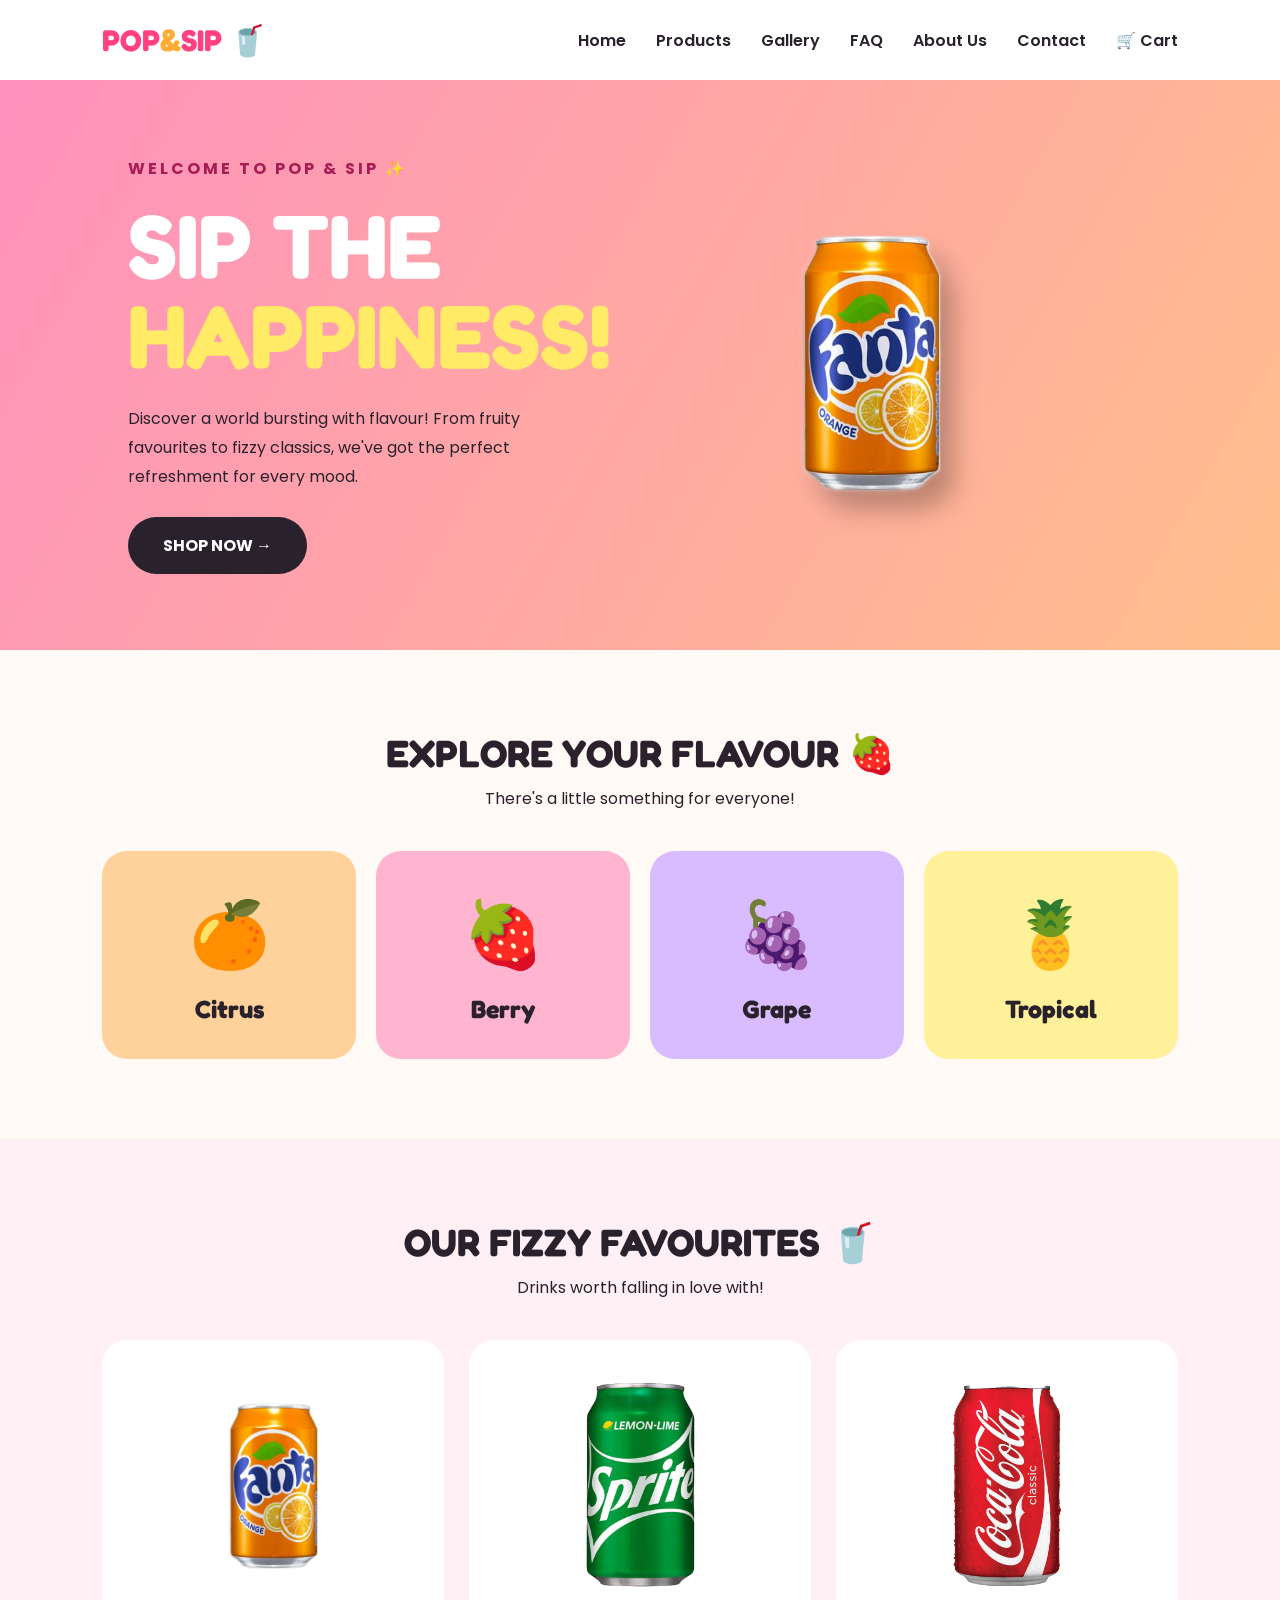
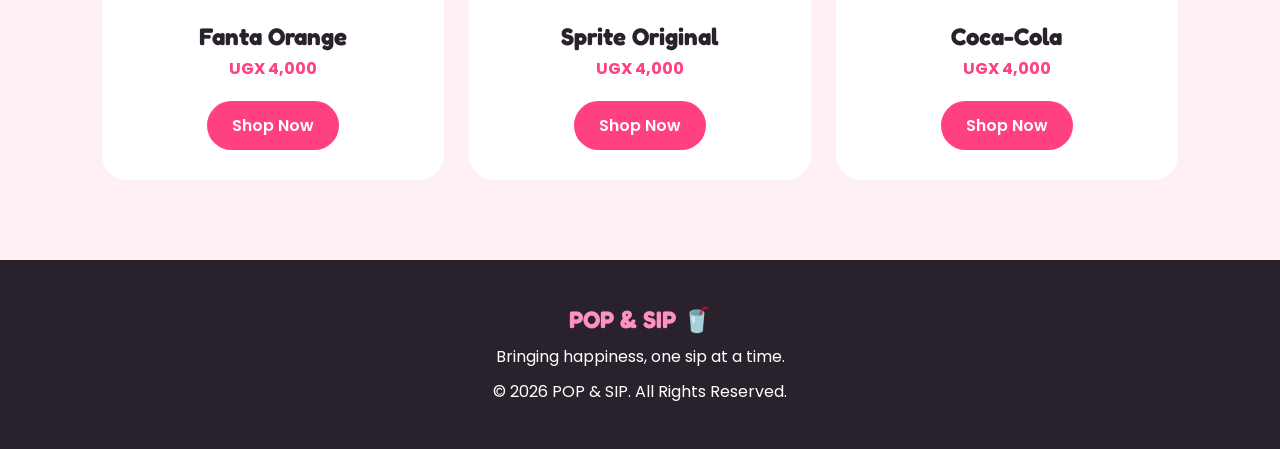
<file: index.html>
<!doctype html>
<html lang="en">
  <head>
    <meta charset="UTF-8" />
    <meta name="viewport" content="width=device-width, initial-scale=1.0" />

    <title>POP & SIP | Taste the Happiness</title>

    <link rel="stylesheet" href="style.css" />
  </head>

  <body>
    <!-- NAVIGATION BAR -->
    <header>
      <nav class="navbar">
        <a href="index.html" class="logo"> POP<span>&</span>SIP 🥤 </a>

       <ul class="nav-links">
  <li><a href="index.html">Home</a></li>
  <li><a href="products.html">Products</a></li>
  <li><a href="gallery.html">Gallery</a></li>
  <li><a href="faq.html">FAQ</a></li>
  <li><a href="about.html">About Us</a></li>
  <li><a href="contact.html">Contact</a></li>
  <li><a href="cart.html">🛒 Cart</a></li>
</ul>
      </nav>
    </header>

    <!-- HERO SECTION -->
    <section class="hero">
      <div class="hero-content">
        <p class="small-title">WELCOME TO POP & SIP ✨</p>

        <h1>
          SIP THE<br />
          <span>HAPPINESS!</span>
        </h1>

        <p class="hero-description">
          Discover a world bursting with flavour! From fruity favourites to
          fizzy classics, we've got the perfect refreshment for every mood.
        </p>

        <a href="products.html" class="shop-btn"> SHOP NOW → </a>
      </div>

      <div class="hero-image">
        <div class="drink-circle">
          <img src="images/fanta.png" alt="Refreshing Fanta drink" />
        </div>
      </div>
    </section>

    <!-- FLAVOUR SECTION -->
    <section class="flavours">
      <h2>EXPLORE YOUR FLAVOUR 🍓</h2>

      <p>There's a little something for everyone!</p>

      <div class="flavour-container">
        <a href="products.html" class="flavour-card orange">
          <span>🍊</span>
          <h3>Citrus</h3>
        </a>

        <a href="products.html" class="flavour-card pink">
          <span>🍓</span>
          <h3>Berry</h3>
        </a>

        <a href="products.html" class="flavour-card purple">
          <span>🍇</span>
          <h3>Grape</h3>
        </a>

        <a href="products.html" class="flavour-card yellow">
          <span>🍍</span>
          <h3>Tropical</h3>
        </a>
      </div>
    </section>

    <!-- FEATURED PRODUCTS -->
    <section class="featured">
      <h2>OUR FIZZY FAVOURITES 🥤</h2>

      <p>Drinks worth falling in love with!</p>

      <div class="product-container">
        <div class="product-card">
          <img src="images/fanta.png" alt="Fanta Orange" />
          <h3>Fanta Orange</h3>
          <p>UGX 4,000</p>
          <a href="products.html" class="product-btn">Shop Now</a>
        </div>

        <div class="product-card">
          <img src="images/sprite.png" alt="Sprite" />
          <h3>Sprite Original</h3>
          <p>UGX 4,000</p>
          <a href="products.html" class="product-btn">Shop Now</a>
        </div>

        <div class="product-card">
          <img src="images/coca-cola.png" alt="Coca-Cola" />
          <h3>Coca-Cola</h3>
          <p>UGX 4,000</p>
          <a href="products.html" class="product-btn">Shop Now</a>
        </div>
      </div>
    </section>

    <!-- FOOTER -->
    <footer>
      <h2>POP & SIP 🥤</h2>

      <p>Bringing happiness, one sip at a time.</p>

      <p>© 2026 POP & SIP. All Rights Reserved.</p>
    </footer>

    <script src="script.js"></script>
  </body>
</html>
</file>
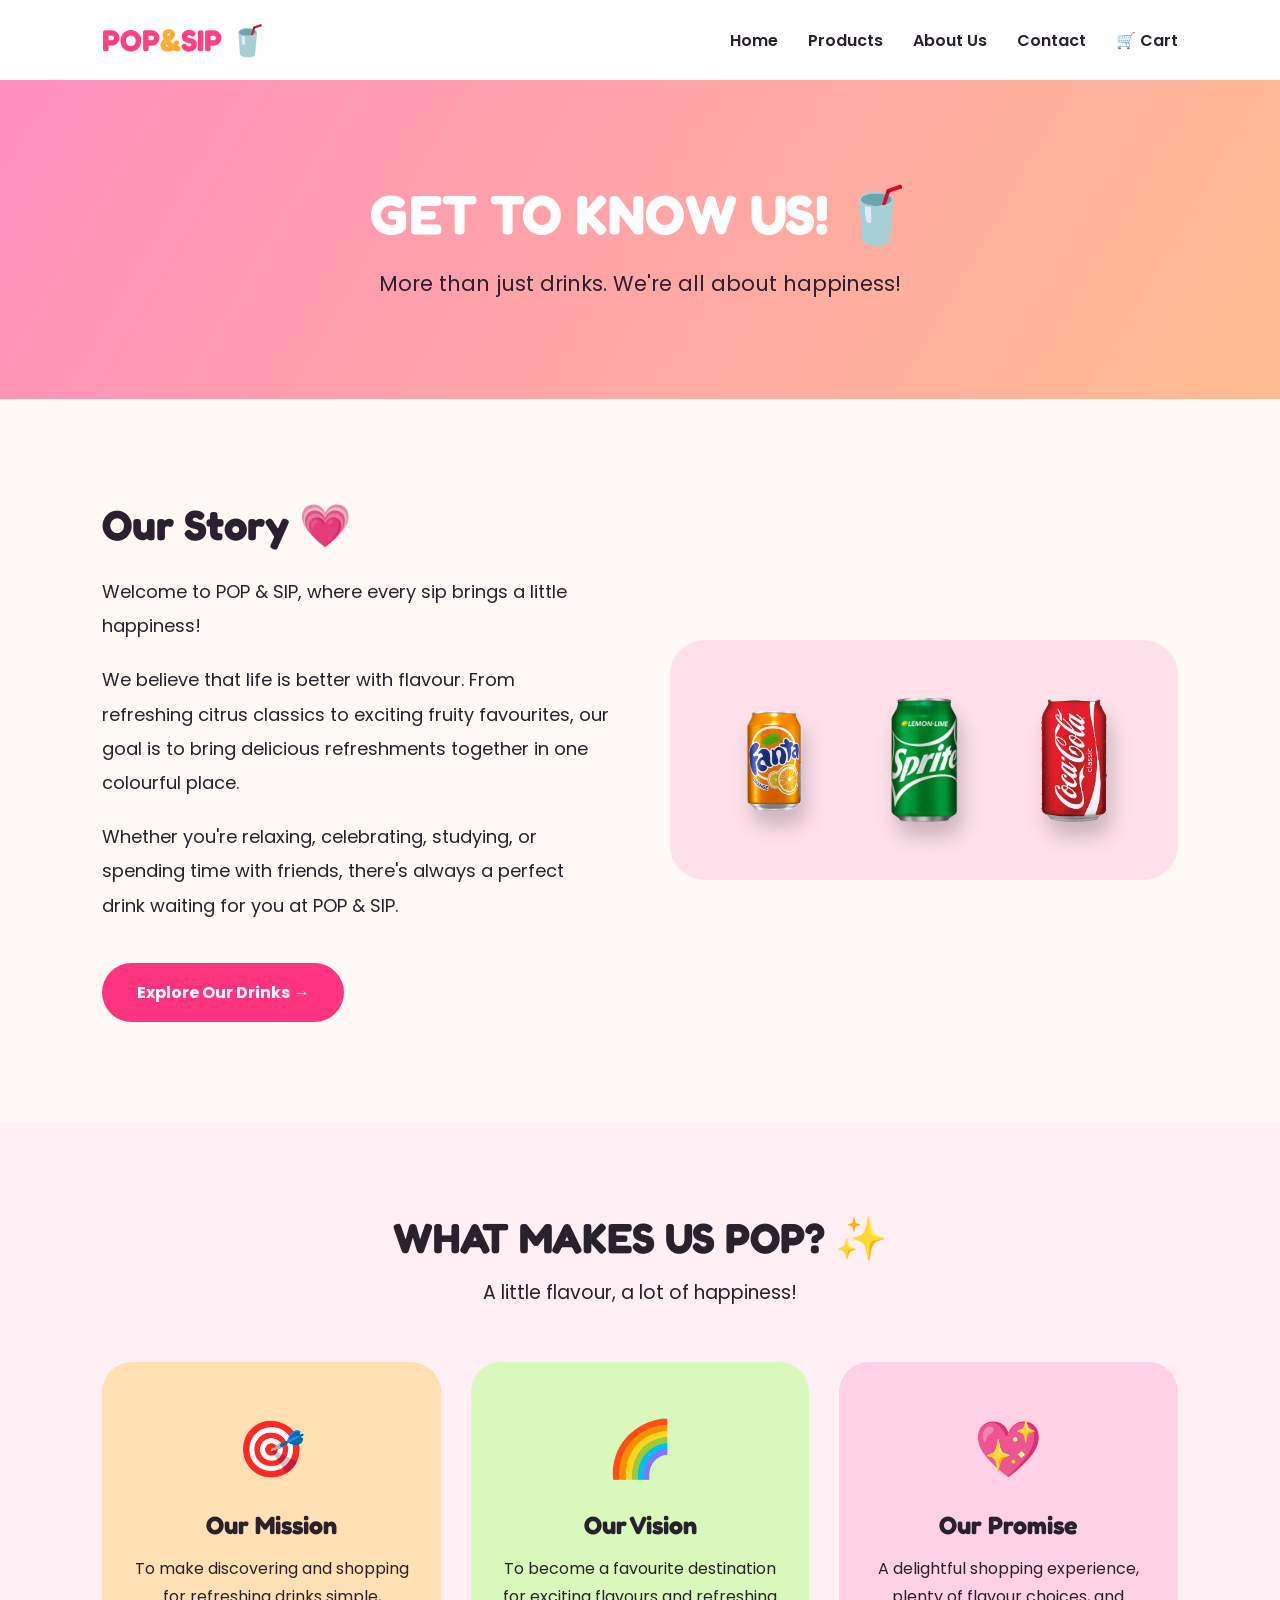
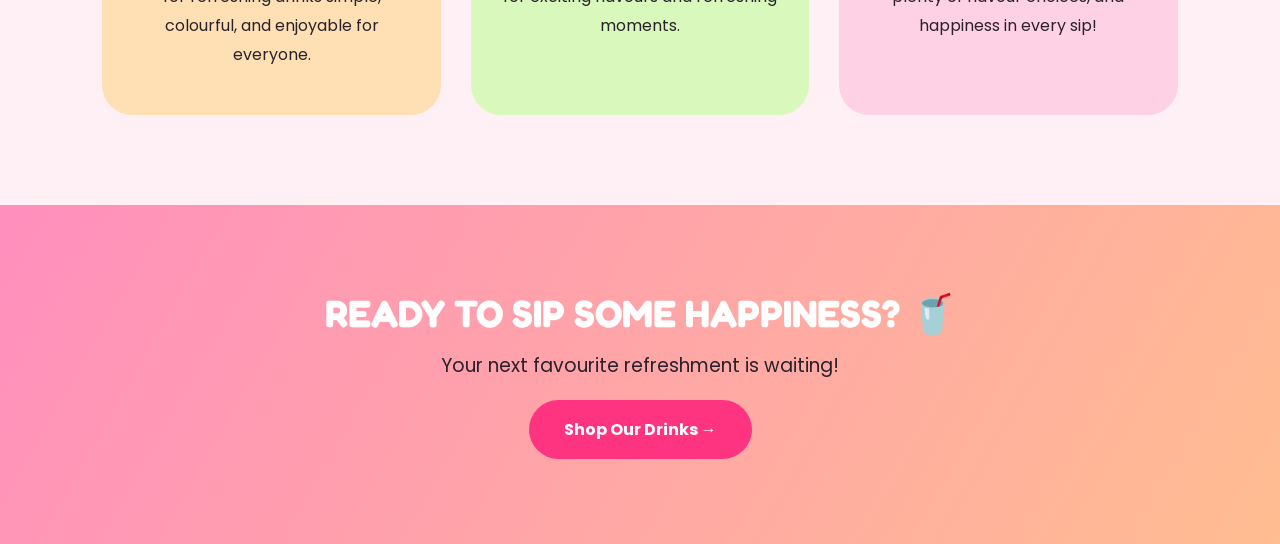
<file: about.html>
<!DOCTYPE html>
<html lang="en">
<head>
  <meta charset="UTF-8">
  <meta name="viewport" content="width=device-width, initial-scale=1.0">
  <title>About Us | POP & SIP</title>
  <link rel="stylesheet" href="style.css">
</head>

<body>

<!-- NAVIGATION -->
<header>
  <nav class="navbar">

    <a href="index.html" class="logo">
      POP<span>&</span>SIP 🥤
    </a>

    <ul class="nav-links">
      <li><a href="index.html">Home</a></li>
      <li><a href="products.html">Products</a></li>
      <li><a href="about.html">About Us</a></li>
      <li><a href="contact.html">Contact</a></li>
      <li><a href="cart.html">🛒 Cart</a></li>
    </ul>

  </nav>
</header>

<!-- ABOUT HERO -->
<section class="about-hero">
  <h1>GET TO KNOW US! 🥤</h1>
  <p>More than just drinks. We're all about happiness!</p>
</section>

<!-- OUR STORY -->
<section class="about-story">

  <div class="story-content">

    <div class="story-text">
      <h2>Our Story 💗</h2>

      <p>
        Welcome to POP & SIP, where every sip brings
        a little happiness!
      </p>

      <p>
        We believe that life is better with flavour.
        From refreshing citrus classics to exciting
        fruity favourites, our goal is to bring
        delicious refreshments together in one
        colourful place.
      </p>

      <p>
        Whether you're relaxing, celebrating,
        studying, or spending time with friends,
        there's always a perfect drink waiting
        for you at POP & SIP.
      </p>

      <a href="products.html" class="about-btn">
        Explore Our Drinks →
      </a>
    </div>

    <div class="story-image">
      <img src="images/fanta.png" alt="Fanta Orange">
      <img src="images/sprite.png" alt="Sprite">
      <img src="images/coca-cola.png" alt="Coca-Cola">
    </div>

  </div>

</section>

<!-- MISSION AND VISION -->
<section class="about-values">

  <h2>WHAT MAKES US POP? ✨</h2>
  <p>A little flavour, a lot of happiness!</p>

  <div class="values-container">

    <div class="value-card">
      <div class="value-icon">🎯</div>
      <h3>Our Mission</h3>
      <p>
        To make discovering and shopping for
        refreshing drinks simple, colourful,
        and enjoyable for everyone.
      </p>
    </div>

    <div class="value-card">
      <div class="value-icon">🌈</div>
      <h3>Our Vision</h3>
      <p>
        To become a favourite destination
        for exciting flavours and refreshing
        moments.
      </p>
    </div>

    <div class="value-card">
      <div class="value-icon">💖</div>
      <h3>Our Promise</h3>
      <p>
        A delightful shopping experience,
        plenty of flavour choices, and
        happiness in every sip!
      </p>
    </div>

  </div>

</section>

<!-- FINAL SECTION -->
<section class="about-ending">

  <h2>READY TO SIP SOME HAPPINESS? 🥤</h2>

  <p>
    Your next favourite refreshment is waiting!
  </p>

  <a href="products.html" class="about-btn">
    Shop Our Drinks →
  </a>

</section>

<script src="script.js"></script>

</body>
</html>
</file>
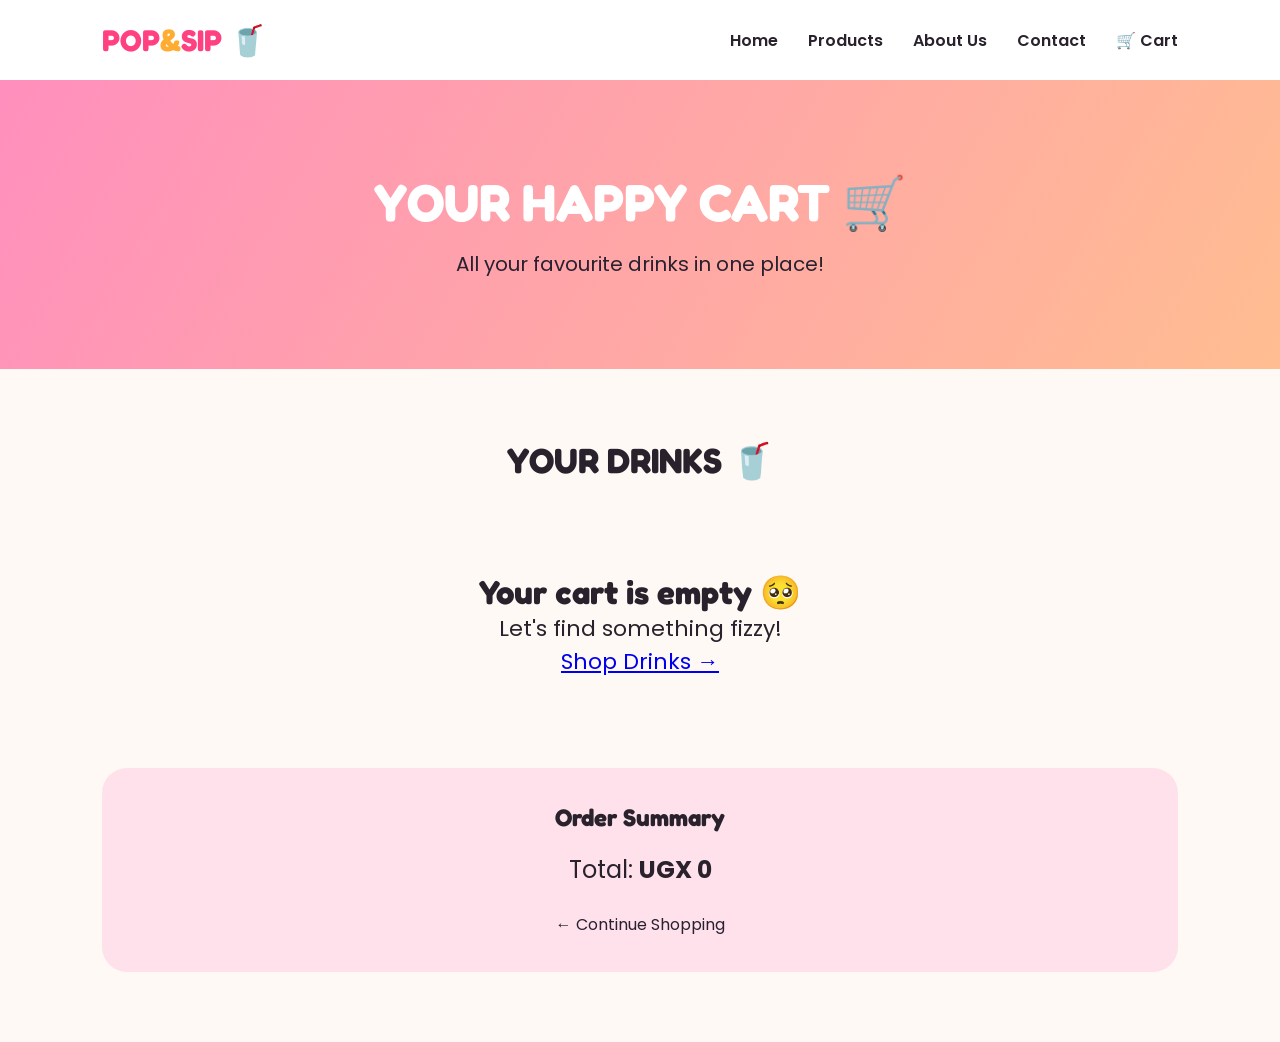
<file: cart.html>
<!DOCTYPE html>
<html lang="en">
<head>
    <meta charset="UTF-8">
    <meta name="viewport" content="width=device-width, initial-scale=1.0">
    <title>My Cart | POP & SIP</title>
    <link rel="stylesheet" href="style.css">
</head>

<body>

    <!-- NAVIGATION -->
    <header>
        <nav class="navbar">
            <a href="index.html" class="logo">
                POP<span>&</span>SIP 🥤
            </a>

            <ul class="nav-links">
                <li><a href="index.html">Home</a></li>
                <li><a href="products.html">Products</a></li>
                <li><a href="about.html">About Us</a></li>
                <li><a href="contact.html">Contact</a></li>
                <li><a href="cart.html">🛒 Cart</a></li>
            </ul>
        </nav>
    </header>

    <!-- CART BANNER -->
    <section class="cart-banner">
        <h1>YOUR HAPPY CART 🛒</h1>
        <p>All your favourite drinks in one place!</p>
    </section>

    <!-- SHOPPING CART -->
    <section class="cart-section">

        <h2>YOUR DRINKS 🥤</h2>

        <div id="cartContainer"></div>

        <div class="cart-summary">
            <h2>Order Summary</h2>

            <p>Total:
                <strong id="cartTotal">UGX 0</strong>
            </p>

            <a href="checkout.html" class="checkout-btn" id="checkoutBtn">
                Proceed to Checkout →
            </a>

            <a href="products.html" class="continue-shopping">
                ← Continue Shopping
            </a>
        </div>

    </section>

    <script src="script.js"></script>
</body>
</html>
</file>
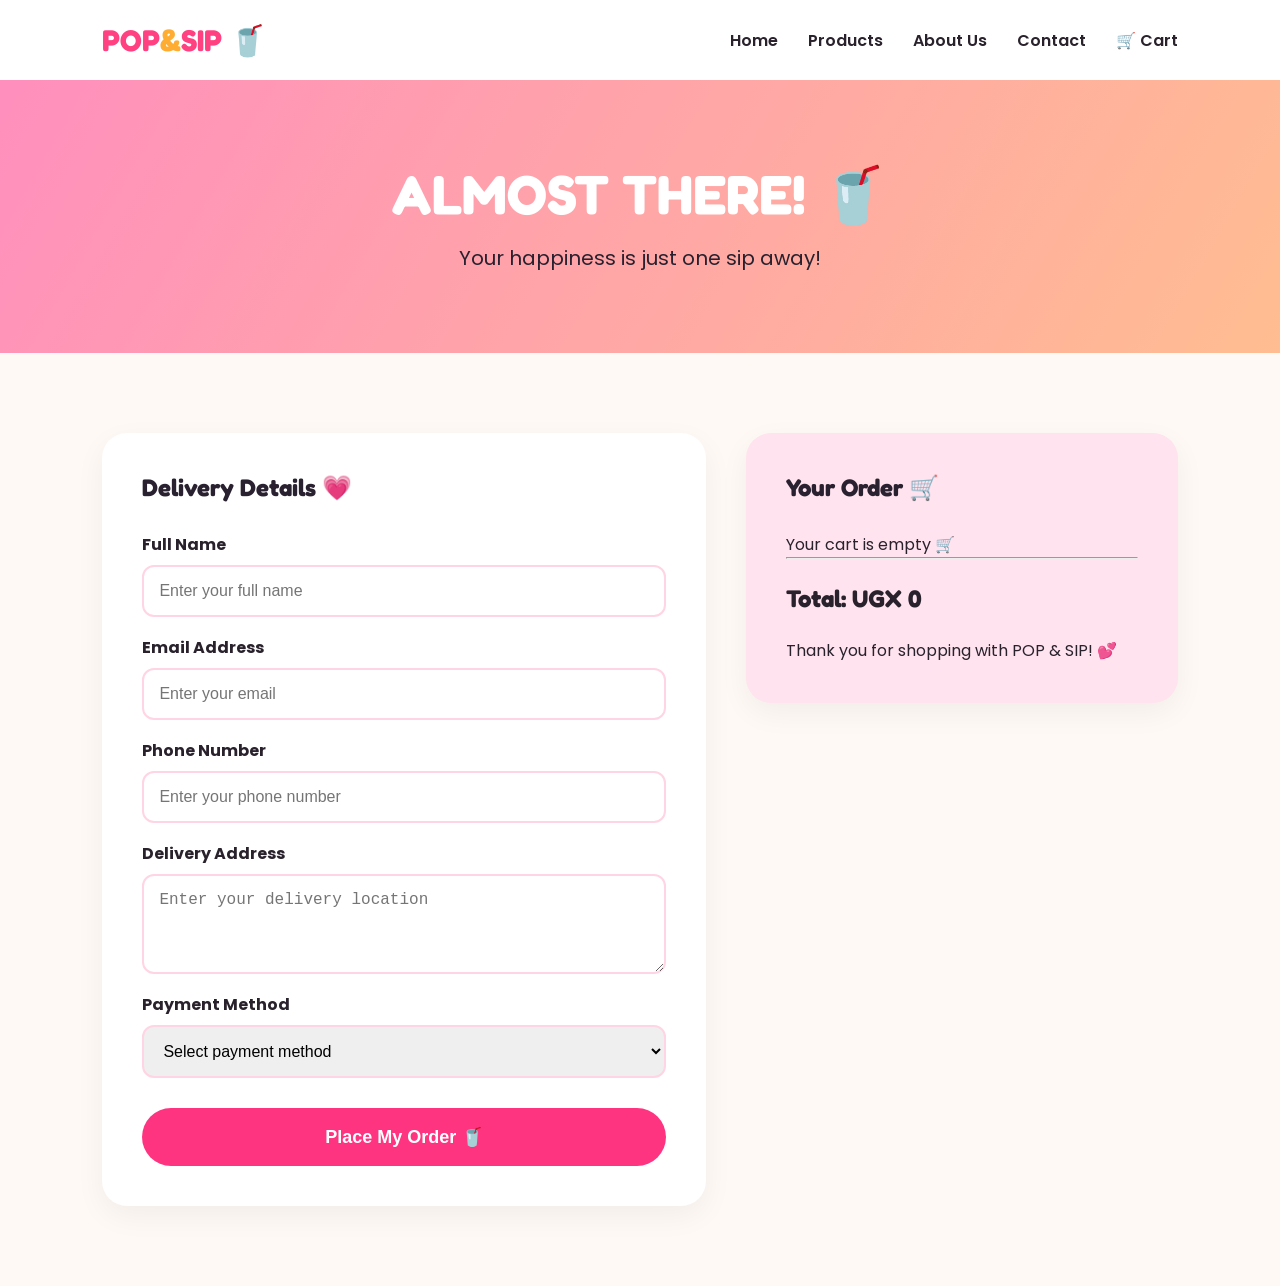
<file: checkout.html>
<!doctype html>
<html lang="en">
  <head>
    <meta charset="UTF-8" />
    <meta name="viewport" content="width=device-width, initial-scale=1.0" />
    <title>Checkout | POP & SIP</title>
    <link rel="stylesheet" href="style.css" />
  </head>

  <body>
    <header>
      <nav class="navbar">
        <a href="index.html" class="logo"> POP<span>&</span>SIP 🥤 </a>

        <ul class="nav-links">
          <li><a href="index.html">Home</a></li>
          <li><a href="products.html">Products</a></li>
          <li><a href="about.html">About Us</a></li>
          <li><a href="contact.html">Contact</a></li>
          <li><a href="cart.html">🛒 Cart</a></li>
        </ul>
      </nav>
    </header>

    <section class="checkout-hero">
      <h1>ALMOST THERE! 🥤</h1>
      <p>Your happiness is just one sip away!</p>
    </section>

    <section class="checkout-section">
      <div class="checkout-container">
        <div class="checkout-form">
          <h2>Delivery Details 💗</h2>

          <form id="checkoutForm">
            <label>Full Name</label>
            <input
              type="text"
              id="fullName"
              placeholder="Enter your full name"
              required
            />

            <label>Email Address</label>
            <input
              type="email"
              id="email"
              placeholder="Enter your email"
              required
            />

            <label>Phone Number</label>
            <input
              type="tel"
              id="phone"
              placeholder="Enter your phone number"
              required
            />

            <label>Delivery Address</label>
            <textarea
              id="address"
              placeholder="Enter your delivery location"
              required
            ></textarea>

            <label>Payment Method</label>

            <select id="payment" required>
              <option value="">Select payment method</option>
              <option value="MTN Mobile Money">MTN Mobile Money</option>
              <option value="Airtel Money">Airtel Money</option>
              <option value="Cash on Delivery">Cash on Delivery</option>
            </select>

            <button type="submit" class="place-order-btn">
              Place My Order 🥤
            </button>
          </form>
        </div>

        <div class="checkout-summary">
          <h2>Your Order 🛒</h2>

          <div id="checkoutItems"></div>

          <hr />

          <h3>Total: <span id="checkoutTotal">UGX 0</span></h3>

          <p>Thank you for shopping with POP & SIP! 💕</p>
        </div>
      </div>
    </section>

    <script src="script.js"></script>
  </body>
</html>
</file>
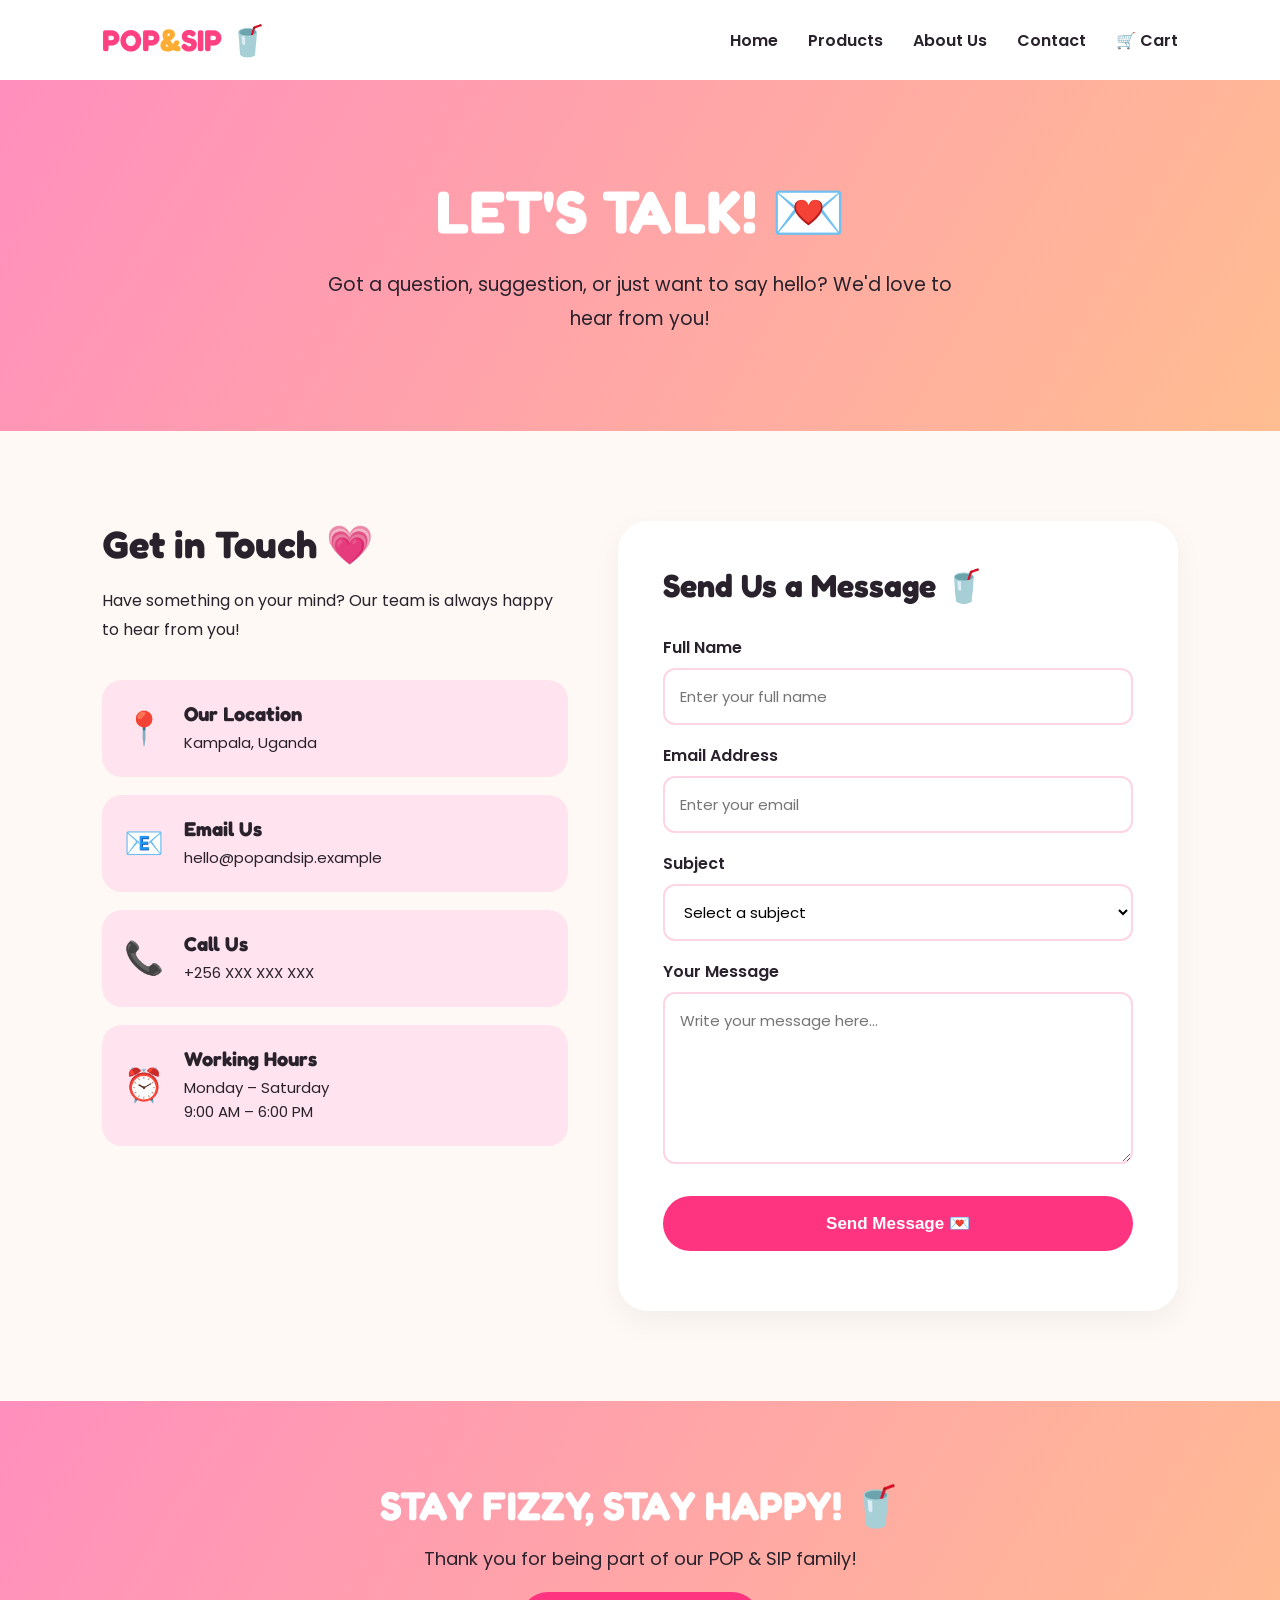
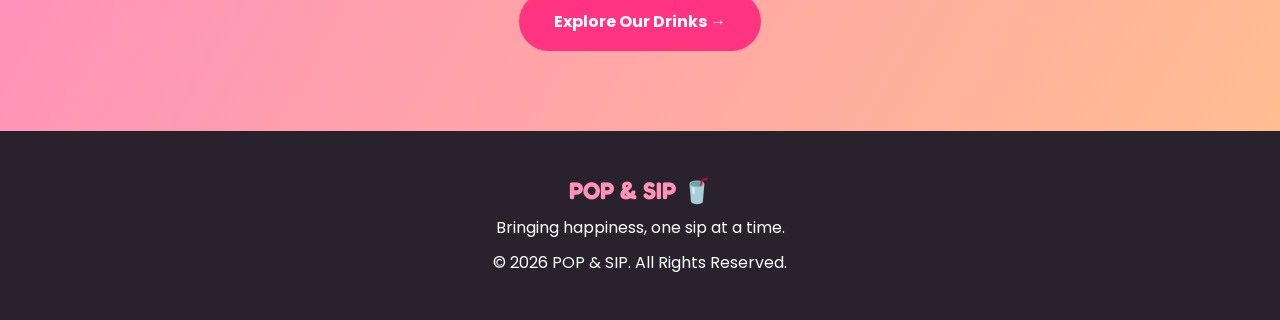
<file: contact.html>
<!DOCTYPE html>
<html lang="en">
<head>
    <meta charset="UTF-8">
    <meta name="viewport" content="width=device-width, initial-scale=1.0">

    <title>Contact Us | POP & SIP</title>

    <link rel="stylesheet" href="style.css">
</head>

<body>

<!-- NAVIGATION BAR -->
<header>
    <nav class="navbar">

        <a href="index.html" class="logo">
            POP<span>&</span>SIP 🥤
        </a>

        <ul class="nav-links">
            <li><a href="index.html">Home</a></li>
            <li><a href="products.html">Products</a></li>
            <li><a href="about.html">About Us</a></li>
            <li><a href="contact.html">Contact</a></li>
            <li><a href="cart.html">🛒 Cart</a></li>
        </ul>

    </nav>
</header>


<!-- CONTACT BANNER -->
<section class="contact-hero">

    <h1>LET'S TALK! 💌</h1>

    <p>
        Got a question, suggestion, or just want to say hello?
        We'd love to hear from you!
    </p>

</section>


<!-- CONTACT SECTION -->
<section class="contact-section">

    <div class="contact-container">

        <!-- CONTACT INFORMATION -->
        <div class="contact-info">

            <h2>Get in Touch 💗</h2>

            <p>
                Have something on your mind?
                Our team is always happy to hear from you!
            </p>

            <div class="contact-info-card">
                <span>📍</span>
                <div>
                    <h3>Our Location</h3>
                    <p>Kampala, Uganda</p>
                </div>
            </div>

            <div class="contact-info-card">
                <span>📧</span>
                <div>
                    <h3>Email Us</h3>
                    <p>hello@popandsip.example</p>
                </div>
            </div>

            <div class="contact-info-card">
                <span>📞</span>
                <div>
                    <h3>Call Us</h3>
                    <p>+256 XXX XXX XXX</p>
                </div>
            </div>

            <div class="contact-info-card">
                <span>⏰</span>
                <div>
                    <h3>Working Hours</h3>
                    <p>Monday – Saturday</p>
                    <p>9:00 AM – 6:00 PM</p>
                </div>
            </div>

        </div>


        <!-- CONTACT FORM -->
        <div class="contact-form-box">

            <h2>Send Us a Message 🥤</h2>

            <form id="contactForm">

                <label for="contactName">Full Name</label>
                <input
                    type="text"
                    id="contactName"
                    placeholder="Enter your full name"
                    required
                >

                <label for="contactEmail">Email Address</label>
                <input
                    type="email"
                    id="contactEmail"
                    placeholder="Enter your email"
                    required
                >

                <label for="contactSubject">Subject</label>
                <select id="contactSubject" required>
                    <option value="">Select a subject</option>
                    <option value="General Inquiry">General Inquiry</option>
                    <option value="Product Question">Product Question</option>
                    <option value="Order Inquiry">Order Inquiry</option>
                    <option value="Feedback">Feedback</option>
                    <option value="Other">Other</option>
                </select>

                <label for="contactMessage">Your Message</label>
                <textarea
                    id="contactMessage"
                    placeholder="Write your message here..."
                    rows="6"
                    required
                ></textarea>

                <button type="submit" class="contact-submit">
                    Send Message 💌
                </button>

                <p id="contactFeedback" role="status" aria-live="polite"></p>

            </form>

        </div>

    </div>

</section>


<!-- BOTTOM SECTION -->
<section class="contact-ending">

    <h2>STAY FIZZY, STAY HAPPY! 🥤</h2>

    <p>
        Thank you for being part of our POP & SIP family!
    </p>

    <a href="products.html" class="about-btn">
        Explore Our Drinks →
    </a>

</section>


<!-- FOOTER -->
<footer>
    <h2>POP & SIP 🥤</h2>

    <p>Bringing happiness, one sip at a time.</p>

    <p>© 2026 POP & SIP. All Rights Reserved.</p>
</footer>

<script src="script.js"></script>

</body>
</html>
</file>
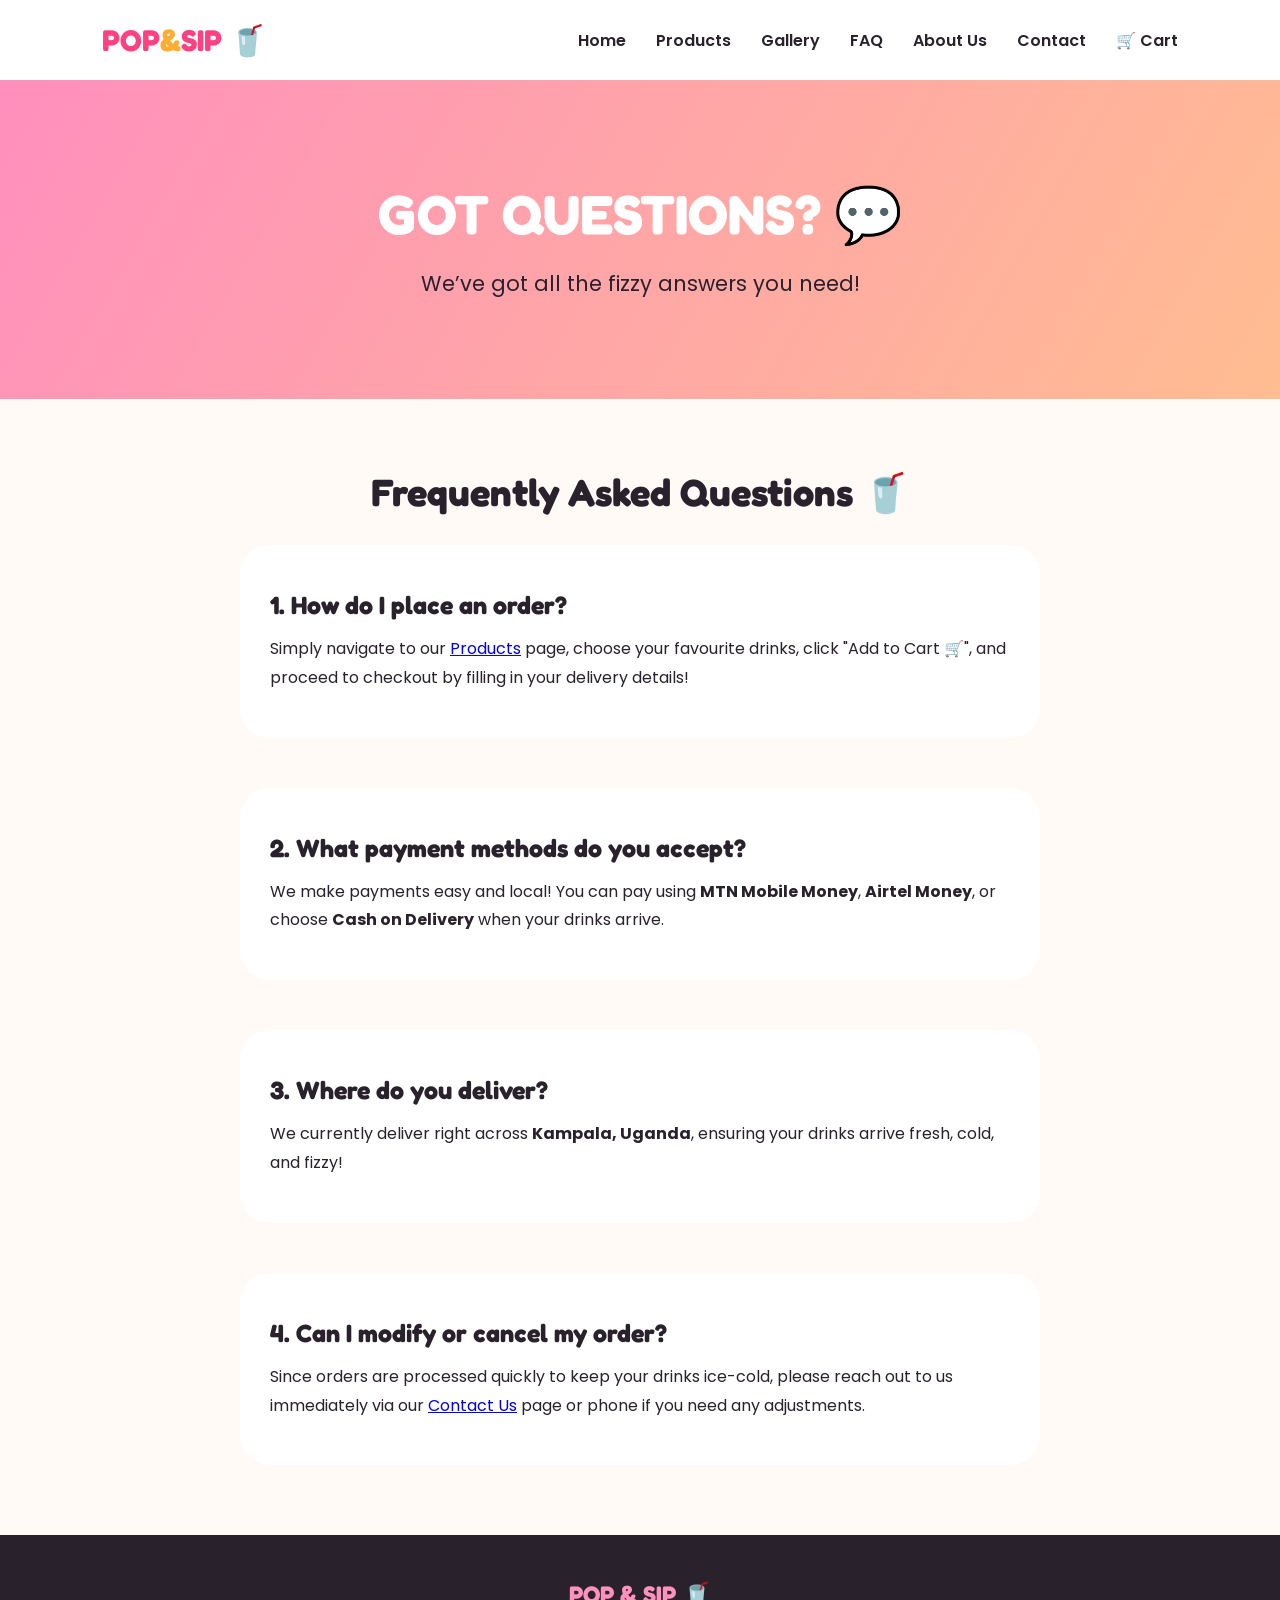
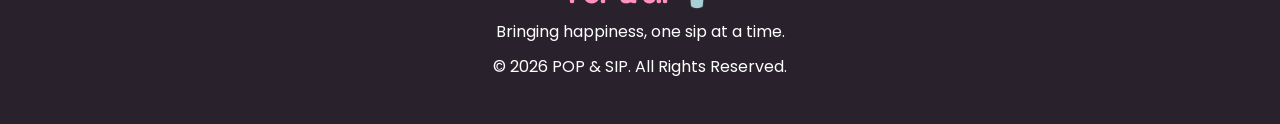
<file: faq.html>
<!DOCTYPE html>
<html lang="en">
<head>
    <meta charset="UTF-8">
    <meta name="viewport" content="width=device-width, initial-scale=1.0">
    <title>FAQ | POP & SIP</title>
    <link rel="stylesheet" href="style.css">
</head>
<body>

<!-- NAVIGATION -->
<header>
  <nav class="navbar">
    <a href="index.html" class="logo">POP<span>&</span>SIP 🥤</a>
    <ul class="nav-links">
      <li><a href="index.html">Home</a></li>
      <li><a href="products.html">Products</a></li>
      <li><a href="gallery.html">Gallery</a></li>
      <li><a href="faq.html">FAQ</a></li>
      <li><a href="about.html">About Us</a></li>
      <li><a href="contact.html">Contact</a></li>
      <li><a href="cart.html">🛒 Cart</a></li>
    </ul>
  </nav>
</header>

<!-- FAQ HERO -->
<section class="about-hero">
  <h1>GOT QUESTIONS? 💬</h1>
  <p>We’ve got all the fizzy answers you need!</p>
</section>

<!-- FAQ SECTION -->
<section class="shop-section">
  <h2>Frequently Asked Questions 🥤</h2>
  <div class="values-container" style="grid-template-columns: 1fr; max-width: 800px; margin: auto;">
    
    <div class="value-card" style="text-align: left; background: white; margin-bottom: 20px;">
      <h3>1. How do I place an order?</h3>
      <p>Simply navigate to our <a href="products.html">Products</a> page, choose your favourite drinks, click "Add to Cart 🛒", and proceed to checkout by filling in your delivery details!</p>
    </div>

    <div class="value-card" style="text-align: left; background: white; margin-bottom: 20px;">
      <h3>2. What payment methods do you accept?</h3>
      <p>We make payments easy and local! You can pay using <strong>MTN Mobile Money</strong>, <strong>Airtel Money</strong>, or choose <strong>Cash on Delivery</strong> when your drinks arrive.</p>
    </div>

    <div class="value-card" style="text-align: left; background: white; margin-bottom: 20px;">
      <h3>3. Where do you deliver?</h3>
      <p>We currently deliver right across <strong>Kampala, Uganda</strong>, ensuring your drinks arrive fresh, cold, and fizzy!</p>
    </div>

    <div class="value-card" style="text-align: left; background: white;">
      <h3>4. Can I modify or cancel my order?</h3>
      <p>Since orders are processed quickly to keep your drinks ice-cold, please reach out to us immediately via our <a href="contact.html">Contact Us</a> page or phone if you need any adjustments.</p>
    </div>

  </div>
</section>

<!-- FOOTER -->
<footer>
  <h2>POP & SIP 🥤</h2>
  <p>Bringing happiness, one sip at a time.</p>
  <p>© 2026 POP & SIP. All Rights Reserved.</p>
</footer>

<script src="script.js"></script>
</body>
</html>
</file>
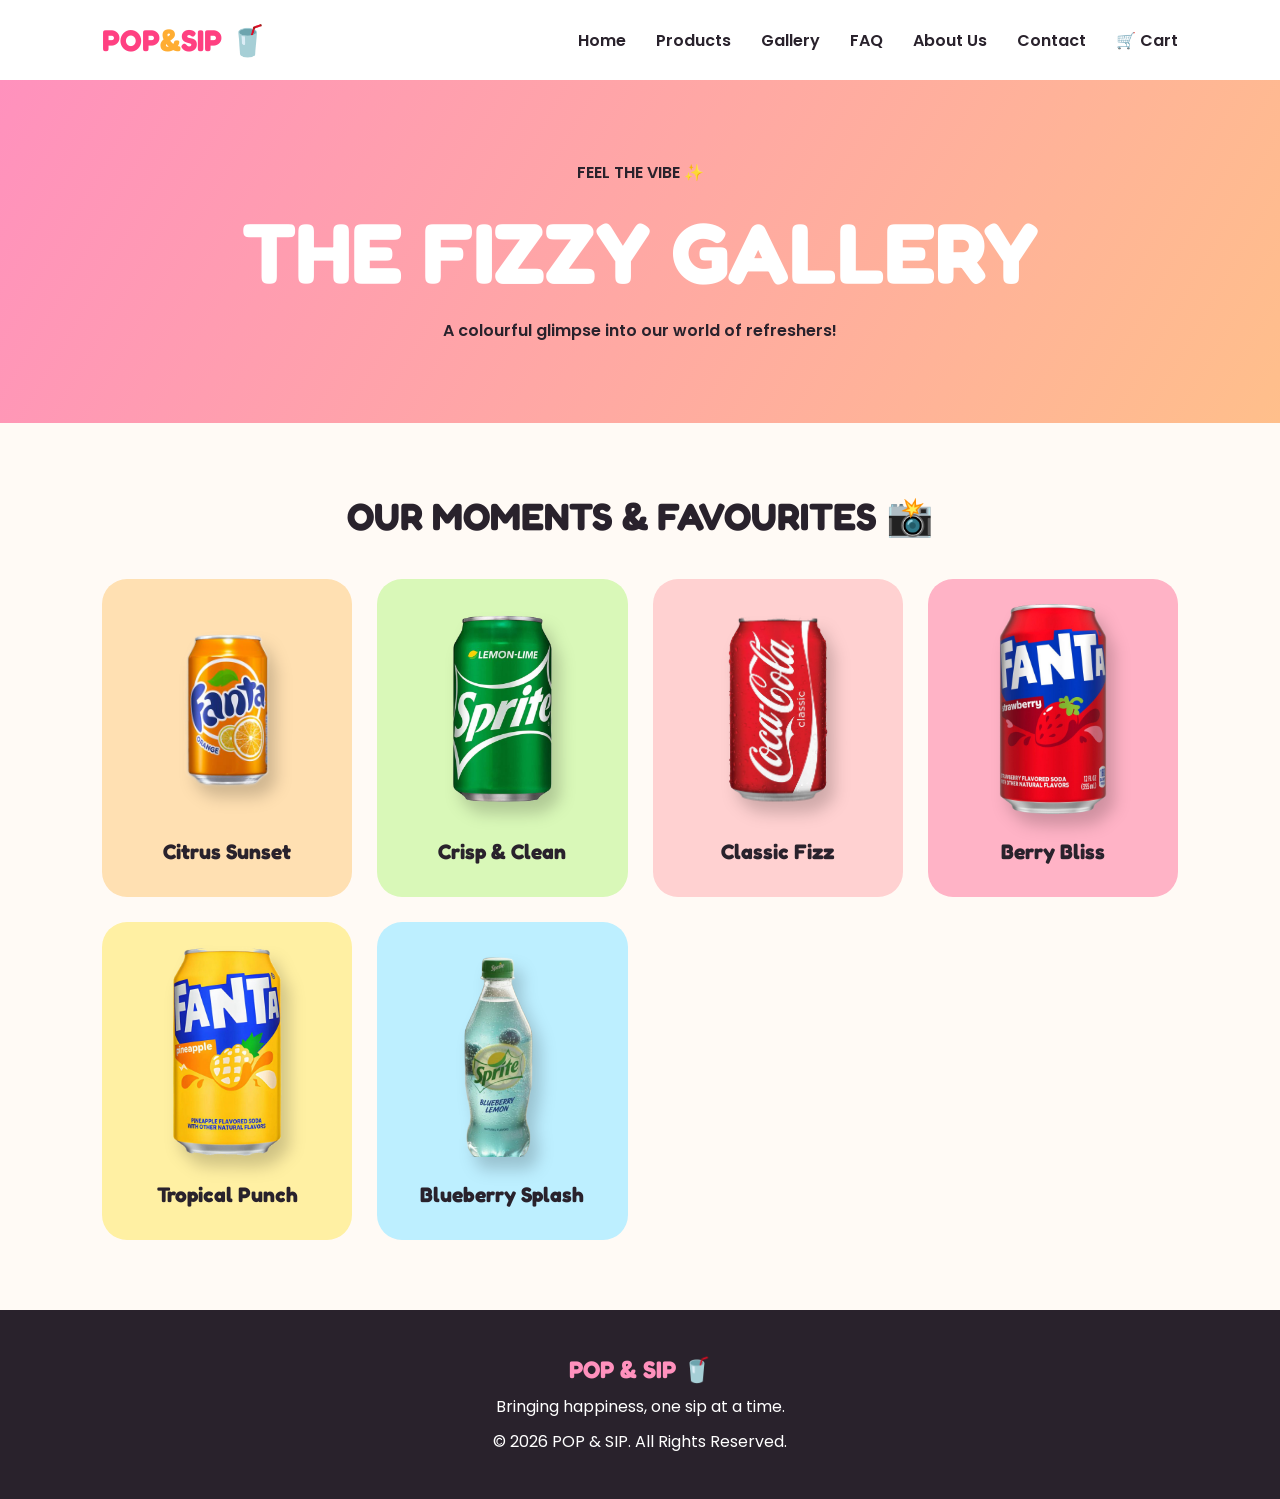
<file: gallery.html>
<!DOCTYPE html>
<html lang="en">
<head>
    <meta charset="UTF-8">
    <meta name="viewport" content="width=device-width, initial-scale=1.0">
    <title>Gallery | POP & SIP</title>
    <link rel="stylesheet" href="style.css">
</head>
<body>

<!-- NAVIGATION -->
<header>
  <nav class="navbar">
    <a href="index.html" class="logo">POP<span>&</span>SIP 🥤</a>
    <ul class="nav-links">
      <li><a href="index.html">Home</a></li>
      <li><a href="products.html">Products</a></li>
      <li><a href="gallery.html">Gallery</a></li>
      <li><a href="faq.html">FAQ</a></li>
      <li><a href="about.html">About Us</a></li>
      <li><a href="contact.html">Contact</a></li>
      <li><a href="cart.html">🛒 Cart</a></li>
    </ul>
  </nav>
</header>

<!-- GALLERY HERO -->
<section class="products-banner">
  <p>FEEL THE VIBE ✨</p>
  <h1>THE FIZZY GALLERY</h1>
  <p>A colourful glimpse into our world of refreshers!</p>
</section>

<!-- GALLERY GRID -->
<section class="shop-section">
  <h2>OUR MOMENTS & FAVOURITES 📸</h2>
  
  <div class="drinks-grid" style="margin-top: 40px;">
    <div class="drink-card" style="--card-color: #FFE0B2;">
      <img src="images/fanta.png" alt="Fanta Orange">
      <h3>Citrus Sunset</h3>
    </div>
    <div class="drink-card" style="--card-color: #D9F8B8;">
      <img src="images/sprite.png" alt="Sprite">
      <h3>Crisp & Clean</h3>
    </div>
    <div class="drink-card" style="--card-color: #FFD1D1;">
      <img src="images/coca-cola.png" alt="Coca-Cola">
      <h3>Classic Fizz</h3>
    </div>
    <div class="drink-card" style="--card-color: #FFB3C6;">
      <img src="images/fanta-strawberry.png" alt="Strawberry">
      <h3>Berry Bliss</h3>
    </div>
    <div class="drink-card" style="--card-color: #FFF0A3;">
      <img src="images/fanta-pineapple.png" alt="Pineapple">
      <h3>Tropical Punch</h3>
    </div>
    <div class="drink-card" style="--card-color: #BDEFFF;">
      <img src="images/sprite-blueberry.png" alt="Blueberry">
      <h3>Blueberry Splash</h3>
    </div>
  </div>
</section>

<!-- FOOTER -->
<footer>
  <h2>POP & SIP 🥤</h2>
  <p>Bringing happiness, one sip at a time.</p>
  <p>© 2026 POP & SIP. All Rights Reserved.</p>
</footer>

<script src="script.js"></script>
</body>
</html>
</file>
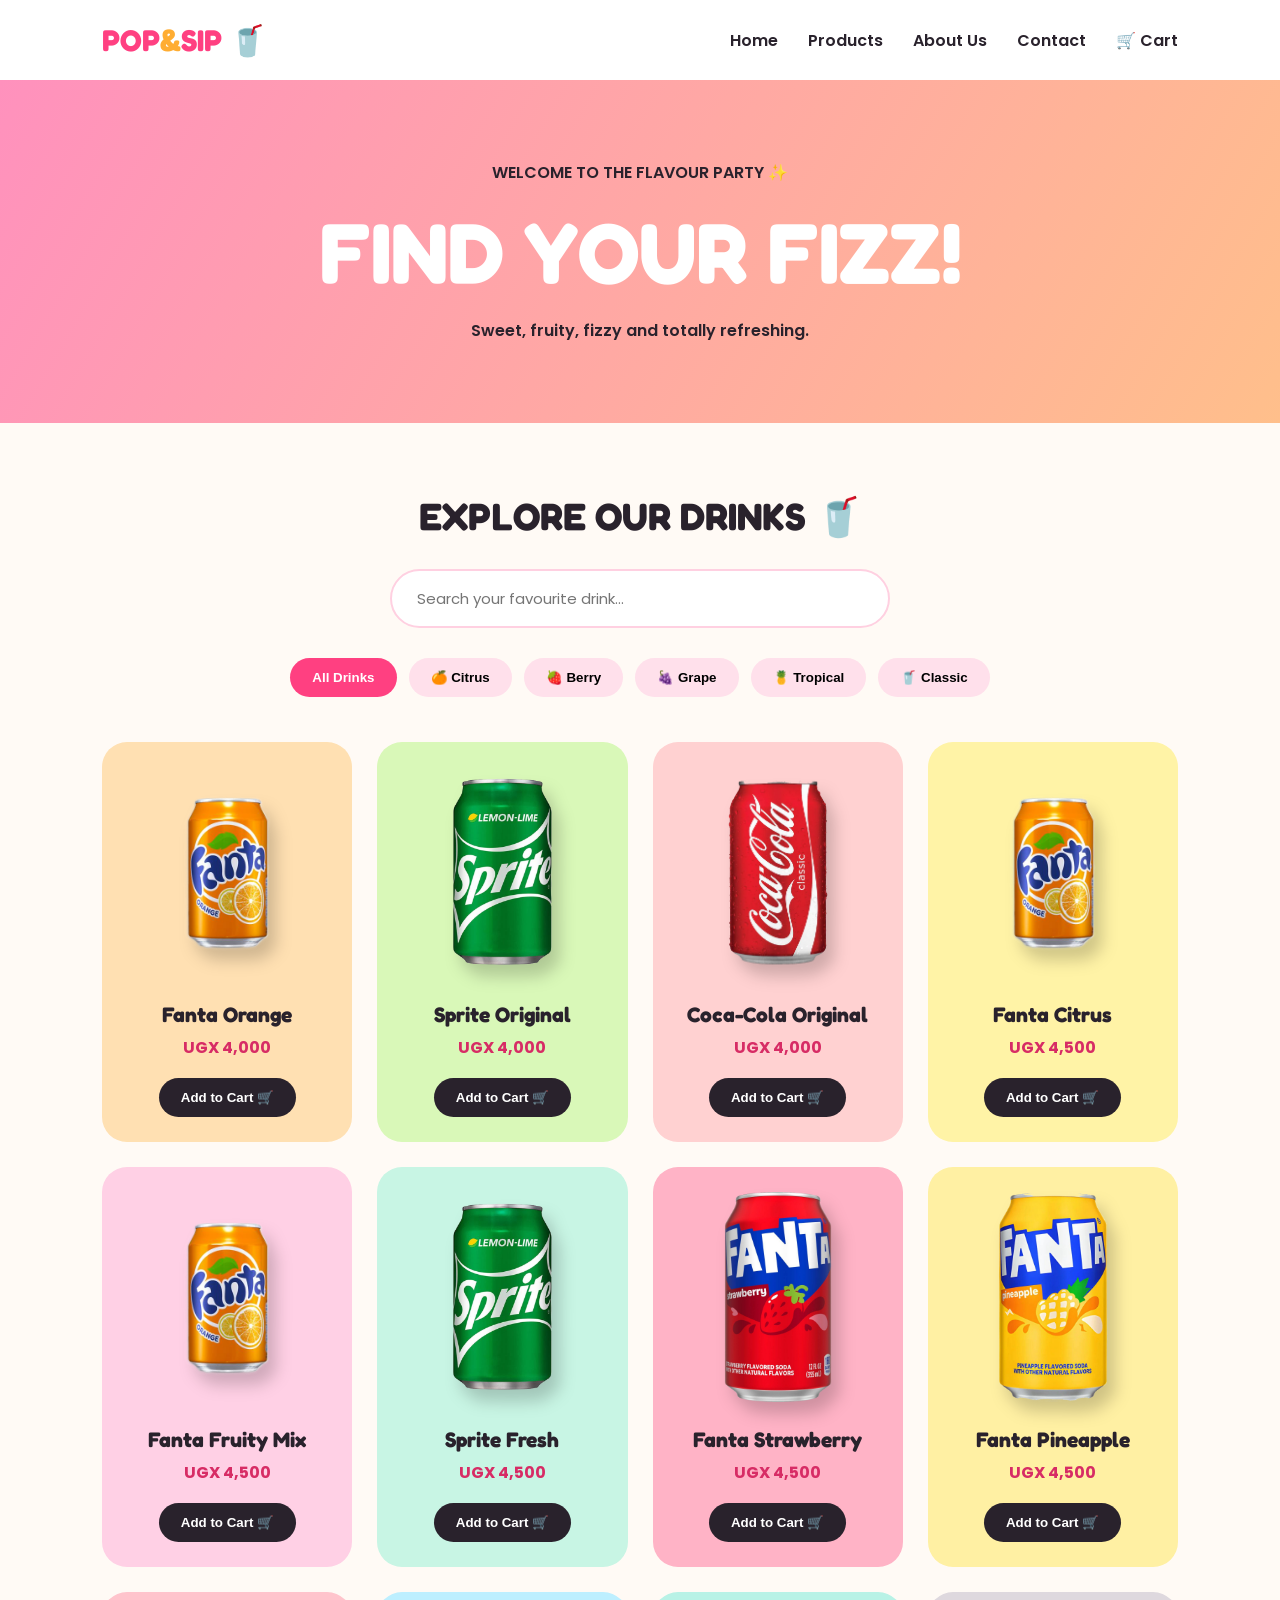
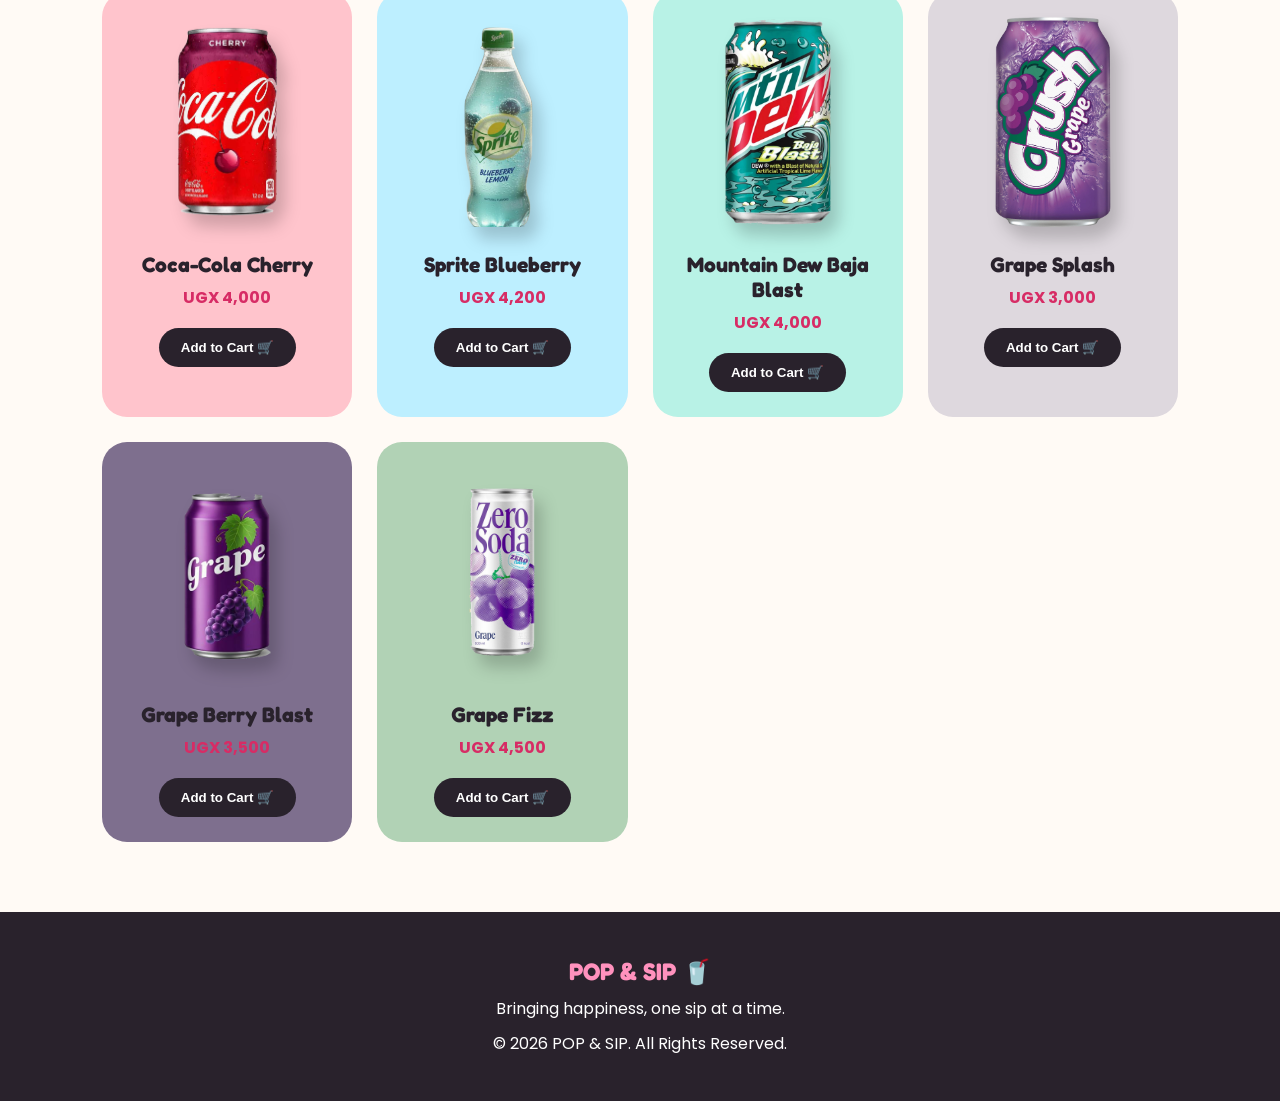
<file: products.html>
<!DOCTYPE html>
<html lang="en">
<head>
    <meta charset="UTF-8">
    <meta name="viewport" content="width=device-width, initial-scale=1.0">

    <title>Our Drinks | POP & SIP</title>
    <link rel="stylesheet" href="style.css">
</head>

<body>

    <!-- NAVIGATION -->
    <header>
        <nav class="navbar">

            <a href="index.html" class="logo">
                POP<span>&</span>SIP 🥤
            </a>

            <ul class="nav-links">
                <li><a href="index.html">Home</a></li>
                <li><a href="products.html">Products</a></li>
                <li><a href="about.html">About Us</a></li>
                <li><a href="contact.html">Contact</a></li>
                <li><a href="cart.html">🛒 Cart</a></li>
            </ul>

        </nav>
    </header>

    <!-- PRODUCTS BANNER -->
    <section class="products-banner">
        <p>WELCOME TO THE FLAVOUR PARTY ✨</p>
        <h1>FIND YOUR FIZZ!</h1>
        <p>Sweet, fruity, fizzy and totally refreshing.</p>
    </section>

    <!-- SEARCH AND FILTER -->
    <section class="shop-section">

        <h2>EXPLORE OUR DRINKS 🥤</h2>

        <input
            type="text"
            id="searchDrink"
            placeholder="Search your favourite drink..."
        >

        <div class="filter-buttons">
            <button class="active" onclick="filterDrinks('all', this)">All Drinks</button>
            <button onclick="filterDrinks('citrus', this)">🍊 Citrus</button>
            <button onclick="filterDrinks('berry', this)">🍓 Berry</button>
            <button onclick="filterDrinks('grape', this)">🍇 Grape</button>
            <button onclick="filterDrinks('tropical', this)">🍍 Tropical</button>
            <button onclick="filterDrinks('classic', this)">🥤 Classic</button>
        </div>

        <!-- JAVASCRIPT WILL DISPLAY OUR PRODUCTS HERE -->
        <div class="drinks-grid" id="drinksContainer"></div>

    </section>

    <footer>
        <h2>POP & SIP 🥤</h2>
        <p>Bringing happiness, one sip at a time.</p>
        <p>© 2026 POP & SIP. All Rights Reserved.</p>
    </footer>

    <script src="script.js"></script>

</body>
</html>
</file>
<file: style.css>
@import url("https://fonts.googleapis.com/css2?family=Fredoka:wght@400;500;600;700&family=Poppins:wght@400;500;600;700&display=swap");

* {
  margin: 0;
  padding: 0;
  box-sizing: border-box;
}

body {
  font-family: "Poppins", sans-serif;
  background: #fffaf5;
  color: #29222c;
}

h1,
h2,
h3,
.logo {
  font-family: "Fredoka", sans-serif;
}

/* NAVIGATION */

.navbar {
  display: flex;
  justify-content: space-between;
  align-items: center;
  padding: 22px 8%;
  background: #ffffff;
}

.logo {
  font-size: 30px;
  font-weight: 700;
  color: #ff4081;
  text-decoration: none;
}

.logo span {
  color: #ffad32;
}

.nav-links {
  display: flex;
  list-style: none;
  gap: 30px;
}

.nav-links a {
  text-decoration: none;
  color: #29222c;
  font-weight: 600;
}

.nav-links a:hover {
  color: #ff4081;
}

/* HERO SECTION */

.hero {
  min-height: 570px;
  background: linear-gradient(120deg, #ff91bd, #ffbf8b);
  display: flex;
  align-items: center;
  justify-content: space-between;
  padding: 60px 10%;
  gap: 40px;
  overflow: hidden;
}

.hero-content {
  max-width: 550px;
}

.small-title {
  font-weight: 700;
  letter-spacing: 3px;
  color: #a51d53;
  margin-bottom: 20px;
}

.hero h1 {
  font-size: clamp(55px, 7vw, 100px);
  line-height: 1;
  color: white;
}

.hero h1 span {
  color: #ffeb65;
}

.hero-description {
  margin: 25px 0;
  font-size: 16px;
  line-height: 1.8;
  max-width: 450px;
}

.shop-btn {
  display: inline-block;
  background: #29222c;
  color: white;
  padding: 16px 35px;
  border-radius: 40px;
  text-decoration: none;
  font-weight: 700;
  transition: 0.3s;
}

.shop-btn:hover {
  background: #ff4081;
  transform: translateY(-5px);
}

/* HERO IMAGE */

.hero-image {
  flex: 1;
  display: flex;
  justify-content: center;
}

.drink-circle img {
  max-width: 85%;
  max-height: 420px;
  object-fit: contain;

  filter: drop-shadow(15px 20px 12px rgba(0, 0, 0, 0.25));

  animation: floatDrink 3s ease-in-out infinite;
}

@keyframes floatDrink {
  0%,
  100% {
    transform: translateY(0) rotate(-12deg);
  }

  50% {
    transform: translateY(-20px) rotate(-8deg);
  }
}

/* FLAVOURS */

.flavours {
  padding: 80px 8%;
  text-align: center;
}

.flavours h2,
.featured h2 {
  font-size: 38px;
  margin-bottom: 10px;
}

.flavour-container {
  display: grid;
  grid-template-columns: repeat(4, 1fr);
  gap: 20px;
  margin-top: 40px;
}

.flavour-card {
  padding: 35px 15px;
  border-radius: 25px;
  text-decoration: none;
  color: #29222c;
  transition: 0.3s;
}

.flavour-card:hover {
  transform: translateY(-10px) rotate(2deg);
}

.flavour-card span {
  font-size: 65px;
}

.flavour-card h3 {
  font-size: 25px;
  margin-top: 10px;
}

.orange {
  background: #ffd29b;
}
.pink {
  background: #ffb4cf;
}
.purple {
  background: #d8bcff;
}
.yellow {
  background: #fff09a;
}

/* FEATURED PRODUCTS */

.featured {
  padding: 80px 8%;
  text-align: center;
  background: #fff0f5;
}

.product-container {
  display: grid;
  grid-template-columns: repeat(3, 1fr);
  gap: 25px;
  margin-top: 40px;
}

.product-card {
  background: white;
  padding: 30px;
  border-radius: 25px;
  transition: 0.3s;
}

.product-card:hover {
  transform: translateY(-10px);
  box-shadow: 0 15px 30px #ff408120;
}

.product-card img {
  width: 100%;
  height: 230px;
  object-fit: contain;
}

.product-card h3 {
  font-size: 24px;
  margin: 15px 0 5px;
}

.product-card p {
  color: #ff4081;
  font-weight: 700;
  margin-bottom: 20px;
}

.product-btn {
  display: inline-block;
  padding: 12px 25px;
  border-radius: 30px;
  background: #ff4081;
  color: white;
  text-decoration: none;
  font-weight: 600;
}

/* FOOTER */

footer {
  background: #29222c;
  color: white;
  text-align: center;
  padding: 45px 20px;
}

footer h2 {
  color: #ff91bd;
  margin-bottom: 10px;
}

footer p {
  margin-top: 10px;
}

/* MOBILE RESPONSIVENESS */

@media (max-width: 768px) {
  .navbar {
    flex-direction: column;
    gap: 20px;
  }

  .nav-links {
    flex-wrap: wrap;
    justify-content: center;
    gap: 15px;
  }

  .hero {
    flex-direction: column;
    text-align: center;
  }

  .hero-description {
    margin: 25px auto;
  }

  .drink-circle {
    width: 260px;
    height: 260px;
  }

  .flavour-container {
    grid-template-columns: repeat(2, 1fr);
  }

  .product-container {
    grid-template-columns: 1fr;
  }
}

/* ============================= */
/* PRODUCTS PAGE */
/* ============================= */

.products-banner {
  text-align: center;
  padding: 80px 20px;
  background: linear-gradient(120deg, #ff91bd, #ffbf8b);
}

.products-banner h1 {
  font-size: clamp(45px, 7vw, 85px);
  color: white;
  margin: 15px 0;
}

.products-banner p {
  font-weight: 600;
}

.shop-section {
  padding: 70px 8%;
  text-align: center;
}

.shop-section h2 {
  font-size: 38px;
  margin-bottom: 30px;
}

#searchDrink {
  width: 100%;
  max-width: 500px;
  padding: 16px 25px;
  border: 2px solid #ffd0e1;
  border-radius: 30px;
  outline: none;
  font-family: "Poppins", sans-serif;
  font-size: 15px;
}

#searchDrink:focus {
  border-color: #ff4081;
}

.filter-buttons {
  display: flex;
  justify-content: center;
  flex-wrap: wrap;
  gap: 12px;
  margin: 30px 0 45px;
}

.filter-buttons button {
  border: none;
  padding: 12px 22px;
  border-radius: 30px;
  background: #ffe0eb;
  cursor: pointer;
  font-weight: 600;
  transition: 0.3s;
}

.filter-buttons button:hover,
.filter-buttons button.active {
  background: #ff4081;
  color: white;
}

.drinks-grid {
  display: grid;
  grid-template-columns: repeat(4, 1fr);
  gap: 25px;
}

.drink-card {
  background: var(--card-color);
  border-radius: 25px;
  padding: 25px 18px;
  transition: 0.3s;
}

.drink-card:hover {
  transform: translateY(-10px);
  box-shadow: 0 15px 30px #00000015;
}

.drink-card img {
  width: 100%;
  height: 210px;
  object-fit: contain;
  filter: drop-shadow(8px 12px 8px #00000030);
  transition: 0.3s;
}

.drink-card:hover img {
  transform: rotate(-8deg) scale(1.08);
}

.drink-card h3 {
  margin: 18px 0 8px;
  font-size: 21px;
}

.drink-card .price {
  font-weight: 700;
  color: #d72c65;
  margin-bottom: 18px;
}

.drink-card button {
  background: #29222c;
  color: white;
  border: none;
  padding: 12px 22px;
  border-radius: 30px;
  cursor: pointer;
  font-weight: 600;
}

.drink-card button:hover {
  background: #ff4081;
}

@media (max-width: 1000px) {
  .drinks-grid {
    grid-template-columns: repeat(2, 1fr);
  }
}

@media (max-width: 550px) {
  .drinks-grid {
    grid-template-columns: 1fr;
  }
}

/* ==========================
   SHOPPING CART PAGE
========================== */

.cart-banner {
  background: linear-gradient(120deg, #ff8fbd, #ffbd91);
  text-align: center;
  padding: 90px 20px;
}

.cart-banner h1 {
  font-size: 52px;
  color: white;
  margin-bottom: 15px;
}

.cart-banner p {
  font-size: 20px;
  color: #29212f;
}

.cart-section {
  padding: 70px 8%;
  background: #fff9f5;
  min-height: 60vh;
}

.cart-section > h2 {
  text-align: center;
  font-size: 35px;
  margin-bottom: 40px;
}

.cart-item {
  display: flex;
  align-items: center;
  gap: 25px;
  background: white;
  padding: 25px;
  margin-bottom: 20px;
  border-radius: 22px;
  flex-wrap: wrap;
}

.cart-item img {
  width: 100px;
  height: 120px;
  object-fit: contain;
}

.cart-info {
  flex: 1;
  min-width: 160px;
}

.cart-info h3 {
  margin-bottom: 10px;
}

.cart-info p {
  color: #ff3980;
  font-weight: bold;
}

.quantity-controls {
  display: flex;
  align-items: center;
  gap: 15px;
}

.quantity-controls button {
  border: none;
  background: #ff3980;
  color: white;
  width: 35px;
  height: 35px;
  border-radius: 50%;
  cursor: pointer;
  font-size: 20px;
}

.remove-btn {
  border: none;
  background: #29212f;
  color: white;
  padding: 12px 20px;
  border-radius: 25px;
  cursor: pointer;
}

.cart-summary {
  background: #ffe1ec;
  padding: 35px;
  border-radius: 25px;
  margin-top: 40px;
  text-align: center;
}

.cart-summary h2 {
  margin-bottom: 20px;
}

.cart-summary p {
  font-size: 24px;
  margin-bottom: 25px;
}

.checkout-btn {
  display: inline-block;
  background: #ff3980;
  color: white;
  padding: 16px 30px;
  border-radius: 30px;
  text-decoration: none;
  font-weight: bold;
}

.continue-shopping {
  display: block;
  margin-top: 20px;
  color: #29212f;
  text-decoration: none;
}

.empty-cart {
  text-align: center;
  padding: 50px;
  font-size: 22px;
}

@media (max-width: 600px) {
  .cart-banner h1 {
    font-size: 36px;
  }
}

/* ===== CHECKOUT PAGE ===== */

.checkout-hero {
  background: linear-gradient(120deg, #ff8fbd, #ffbd91);
  text-align: center;
  padding: 80px 20px;
}

.checkout-hero h1 {
  font-size: 55px;
  color: white;
  margin-bottom: 15px;
}

.checkout-hero p {
  font-size: 20px;
  color: #29212f;
}

/* Checkout Layout */

.checkout-section {
  padding: 80px 8%;
  background: #fff9f5;
}

.checkout-container {
  display: grid;
  grid-template-columns: 1.4fr 1fr;
  gap: 40px;
  max-width: 1200px;
  margin: auto;
}

/* White Cards */

.checkout-form,
.checkout-summary {
  background: white;
  padding: 40px;
  border-radius: 25px;
  box-shadow: 0 10px 30px rgba(0, 0, 0, 0.05);
}

.checkout-form h2,
.checkout-summary h2 {
  margin-bottom: 30px;
  color: #29212f;
}

/* Form Styling */

.checkout-form label {
  display: block;
  margin: 18px 0 8px;
  font-weight: bold;
}

.checkout-form input,
.checkout-form textarea,
.checkout-form select {
  display: block;
  width: 100%;
  padding: 15px;
  border: 2px solid #ffd4e4;
  border-radius: 12px;
  font-size: 16px;
  outline: none;
  box-sizing: border-box;
}

.checkout-form input:focus,
.checkout-form textarea:focus,
.checkout-form select:focus {
  border-color: #ff3481;
}

.checkout-form textarea {
  min-height: 100px;
  resize: vertical;
}

/* Place Order Button */

.place-order-btn {
  width: 100%;
  padding: 18px;
  margin-top: 30px;
  background: #ff3481;
  color: white;
  border: none;
  border-radius: 40px;
  font-size: 18px;
  font-weight: bold;
  cursor: pointer;
  transition: 0.3s;
}

.place-order-btn:hover {
  background: #29212f;
  transform: translateY(-3px);
}

/* Order Summary */

.checkout-summary {
  height: fit-content;
  background: #ffe3ee;
}

.checkout-summary h3 {
  margin-top: 25px;
  font-size: 24px;
}

.checkout-summary p {
  margin-top: 25px;
}

/* Mobile Responsive */

@media (max-width: 768px) {
  .checkout-container {
    grid-template-columns: 1fr;
  }

  .checkout-hero h1 {
    font-size: 36px;
  }

  .checkout-section {
    padding: 40px 5%;
  }

  .checkout-form,
  .checkout-summary {
    padding: 25px;
  }
}

/* ===== ABOUT US PAGE ===== */

/* HERO SECTION */

.about-hero {
  background: linear-gradient(120deg, #ff8fbd, #ffbd91);
  text-align: center;
  padding: 100px 20px;
}

.about-hero h1 {
  font-size: 55px;
  color: white;
  margin-bottom: 20px;
}

.about-hero p {
  font-size: 21px;
  color: #29212f;
}

/* OUR STORY */

.about-story {
  padding: 100px 8%;
  background: #fff9f5;
}

.story-content {
  max-width: 1200px;
  margin: auto;
  display: grid;
  grid-template-columns: 1fr 1fr;
  align-items: center;
  gap: 60px;
}

.story-text h2 {
  font-size: 42px;
  color: #29212f;
  margin-bottom: 25px;
}

.story-text p {
  font-size: 18px;
  line-height: 1.9;
  margin-bottom: 20px;
}

.story-image {
  background: #ffe1ec;
  border-radius: 35px;
  padding: 50px 20px;
  display: flex;
  justify-content: center;
  align-items: center;
  gap: 10px;
}

.story-image img {
  width: 30%;
  max-height: 230px;
  object-fit: contain;
  filter: drop-shadow(5px 15px 10px rgba(0, 0, 0, 0.2));
  transition: 0.3s;
}

.story-image img:hover {
  transform: translateY(-15px) rotate(5deg);
}

/* BUTTONS */

.about-btn {
  display: inline-block;
  background: #ff3481;
  color: white;
  padding: 17px 35px;
  border-radius: 40px;
  text-decoration: none;
  font-weight: bold;
  margin-top: 20px;
  transition: 0.3s;
}

.about-btn:hover {
  background: #29212f;
  transform: translateY(-4px);
}

/* MISSION AND VISION */

.about-values {
  padding: 90px 8%;
  text-align: center;
  background: #fff0f6;
}

.about-values h2 {
  font-size: 42px;
  margin-bottom: 15px;
}

.about-values > p {
  font-size: 19px;
}

.values-container {
  display: grid;
  grid-template-columns: repeat(3, 1fr);
  gap: 30px;
  max-width: 1200px;
  margin: 55px auto 0;
}

.value-card {
  background: white;
  padding: 45px 30px;
  border-radius: 30px;
  transition: 0.3s;
}

.value-card:nth-child(1) {
  background: #ffe0b5;
}

.value-card:nth-child(2) {
  background: #d9f8bb;
}

.value-card:nth-child(3) {
  background: #ffd1e5;
}

.value-card:hover {
  transform: translateY(-10px);
}

.value-icon {
  font-size: 55px;
  margin-bottom: 20px;
}

.value-card h3 {
  font-size: 25px;
  margin-bottom: 15px;
}

.value-card p {
  line-height: 1.8;
}

/* FINAL SECTION */

.about-ending {
  background: linear-gradient(120deg, #ff8fbd, #ffbd91);
  text-align: center;
  padding: 85px 20px;
}

.about-ending h2 {
  font-size: 38px;
  color: white;
  margin-bottom: 15px;
}

.about-ending p {
  font-size: 19px;
}

/* MOBILE RESPONSIVE */

@media (max-width: 768px) {
  .about-hero h1 {
    font-size: 36px;
  }

  .story-content {
    grid-template-columns: 1fr;
  }

  .values-container {
    grid-template-columns: 1fr;
  }

  .story-text h2,
  .about-values h2 {
    font-size: 32px;
  }

  .about-ending h2 {
    font-size: 30px;
  }
}

/* ==========================
   CONTACT US PAGE
========================== */

/* CONTACT HERO */

.contact-hero {
    background: linear-gradient(120deg, #ff8fbd, #ffbd91);
    text-align: center;
    padding: 95px 20px;
}

.contact-hero h1 {
    font-size: 60px;
    color: white;
    margin-bottom: 20px;
}

.contact-hero p {
    font-size: 19px;
    max-width: 650px;
    margin: auto;
    line-height: 1.8;
}

/* CONTACT LAYOUT */

.contact-section {
    padding: 90px 8%;
    background: #fff9f5;
}

.contact-container {
    max-width: 1200px;
    margin: auto;

    display: grid;
    grid-template-columns: 1fr 1.2fr;
    gap: 50px;
}

/* CONTACT INFORMATION */

.contact-info h2 {
    font-size: 38px;
    margin-bottom: 20px;
}

.contact-info > p {
    line-height: 1.8;
    margin-bottom: 35px;
}

.contact-info-card {
    display: flex;
    align-items: center;
    gap: 20px;

    background: #ffe3ee;
    padding: 22px;
    border-radius: 20px;
    margin-bottom: 18px;

    transition: 0.3s;
}

.contact-info-card:hover {
    transform: translateX(8px);
    background: #ffd1e3;
}

.contact-info-card span {
    font-size: 32px;
}

.contact-info-card h3 {
    font-size: 20px;
    margin-bottom: 5px;
}

.contact-info-card p {
    font-size: 15px;
    line-height: 1.6;
}

/* CONTACT FORM */

.contact-form-box {
    background: white;
    padding: 45px;
    border-radius: 30px;
    box-shadow: 0 10px 30px rgba(0,0,0,0.05);
}

.contact-form-box h2 {
    font-size: 32px;
    margin-bottom: 30px;
}

.contact-form-box label {
    display: block;
    font-weight: 600;
    margin: 18px 0 8px;
}

.contact-form-box input,
.contact-form-box select,
.contact-form-box textarea {
    width: 100%;
    padding: 15px;

    border: 2px solid #ffd4e4;
    border-radius: 12px;

    font-family: 'Poppins', sans-serif;
    font-size: 15px;

    outline: none;
    background: white;
}

.contact-form-box input:focus,
.contact-form-box select:focus,
.contact-form-box textarea:focus {
    border-color: #ff3481;
}

.contact-form-box textarea {
    resize: vertical;
}

/* SEND MESSAGE BUTTON */

.contact-submit {
    width: 100%;
    background: #ff3481;
    color: white;

    border: none;
    border-radius: 35px;

    padding: 17px;
    margin-top: 25px;

    font-size: 17px;
    font-weight: 700;

    cursor: pointer;
    transition: 0.3s;
}

.contact-submit:hover {
    background: #29212f;
    transform: translateY(-4px);
}

#contactFeedback {
    margin-top: 15px;
    color: #207747;
    font-weight: 600;
}

/* BOTTOM SECTION */

.contact-ending {
    text-align: center;
    background: linear-gradient(120deg, #ff8fbd, #ffbd91);
    padding: 80px 20px;
}

.contact-ending h2 {
    font-size: 40px;
    color: white;
    margin-bottom: 15px;
}

.contact-ending p {
    font-size: 18px;
}

/* RESPONSIVE DESIGN */

@media (max-width: 768px) {

    .contact-container {
        grid-template-columns: 1fr;
    }

    .contact-hero h1 {
        font-size: 40px;
    }

    .contact-section {
        padding: 50px 5%;
    }

    .contact-form-box {
        padding: 25px;
    }

    .contact-ending h2 {
        font-size: 30px;
    }
}

/* ==========================
   CONTACT US PAGE
========================== */

/* CONTACT HERO */

.contact-hero {
    background: linear-gradient(120deg, #ff8fbd, #ffbd91);
    text-align: center;
    padding: 95px 20px;
}

.contact-hero h1 {
    font-size: 60px;
    color: white;
    margin-bottom: 20px;
}

.contact-hero p {
    font-size: 19px;
    max-width: 650px;
    margin: auto;
    line-height: 1.8;
}

/* CONTACT LAYOUT */

.contact-section {
    padding: 90px 8%;
    background: #fff9f5;
}

.contact-container {
    max-width: 1200px;
    margin: auto;

    display: grid;
    grid-template-columns: 1fr 1.2fr;
    gap: 50px;
}

/* CONTACT INFORMATION */

.contact-info h2 {
    font-size: 38px;
    margin-bottom: 20px;
}

.contact-info > p {
    line-height: 1.8;
    margin-bottom: 35px;
}

.contact-info-card {
    display: flex;
    align-items: center;
    gap: 20px;

    background: #ffe3ee;
    padding: 22px;
    border-radius: 20px;
    margin-bottom: 18px;

    transition: 0.3s;
}

.contact-info-card:hover {
    transform: translateX(8px);
    background: #ffd1e3;
}

.contact-info-card span {
    font-size: 32px;
}

.contact-info-card h3 {
    font-size: 20px;
    margin-bottom: 5px;
}

.contact-info-card p {
    font-size: 15px;
    line-height: 1.6;
}

/* CONTACT FORM */

.contact-form-box {
    background: white;
    padding: 45px;
    border-radius: 30px;
    box-shadow: 0 10px 30px rgba(0,0,0,0.05);
}

.contact-form-box h2 {
    font-size: 32px;
    margin-bottom: 30px;
}

.contact-form-box label {
    display: block;
    font-weight: 600;
    margin: 18px 0 8px;
}

.contact-form-box input,
.contact-form-box select,
.contact-form-box textarea {
    width: 100%;
    padding: 15px;

    border: 2px solid #ffd4e4;
    border-radius: 12px;

    font-family: 'Poppins', sans-serif;
    font-size: 15px;

    outline: none;
    background: white;
}

.contact-form-box input:focus,
.contact-form-box select:focus,
.contact-form-box textarea:focus {
    border-color: #ff3481;
}

.contact-form-box textarea {
    resize: vertical;
}

/* SEND MESSAGE BUTTON */

.contact-submit {
    width: 100%;
    background: #ff3481;
    color: white;

    border: none;
    border-radius: 35px;

    padding: 17px;
    margin-top: 25px;

    font-size: 17px;
    font-weight: 700;

    cursor: pointer;
    transition: 0.3s;
}

.contact-submit:hover {
    background: #29212f;
    transform: translateY(-4px);
}

#contactFeedback {
    margin-top: 15px;
    color: #207747;
    font-weight: 600;
}

/* BOTTOM SECTION */

.contact-ending {
    text-align: center;
    background: linear-gradient(120deg, #ff8fbd, #ffbd91);
    padding: 80px 20px;
}

.contact-ending h2 {
    font-size: 40px;
    color: white;
    margin-bottom: 15px;
}

.contact-ending p {
    font-size: 18px;
}

/* RESPONSIVE DESIGN */

@media (max-width: 768px) {

    .contact-container {
        grid-template-columns: 1fr;
    }

    .contact-hero h1 {
        font-size: 40px;
    }

    .contact-section {
        padding: 50px 5%;
    }

    .contact-form-box {
        padding: 25px;
    }

    .contact-ending h2 {
        font-size: 30px;
    }
}

/* ==========================
   CONTACT US PAGE
========================== */

/* CONTACT HERO */

.contact-hero {
    background: linear-gradient(120deg, #ff8fbd, #ffbd91);
    text-align: center;
    padding: 95px 20px;
}

.contact-hero h1 {
    font-size: 60px;
    color: white;
    margin-bottom: 20px;
}

.contact-hero p {
    font-size: 19px;
    max-width: 650px;
    margin: auto;
    line-height: 1.8;
}

/* CONTACT LAYOUT */

.contact-section {
    padding: 90px 8%;
    background: #fff9f5;
}

.contact-container {
    max-width: 1200px;
    margin: auto;

    display: grid;
    grid-template-columns: 1fr 1.2fr;
    gap: 50px;
}

/* CONTACT INFORMATION */

.contact-info h2 {
    font-size: 38px;
    margin-bottom: 20px;
}

.contact-info > p {
    line-height: 1.8;
    margin-bottom: 35px;
}

.contact-info-card {
    display: flex;
    align-items: center;
    gap: 20px;

    background: #ffe3ee;
    padding: 22px;
    border-radius: 20px;
    margin-bottom: 18px;

    transition: 0.3s;
}

.contact-info-card:hover {
    transform: translateX(8px);
    background: #ffd1e3;
}

.contact-info-card span {
    font-size: 32px;
}

.contact-info-card h3 {
    font-size: 20px;
    margin-bottom: 5px;
}

.contact-info-card p {
    font-size: 15px;
    line-height: 1.6;
}

/* CONTACT FORM */

.contact-form-box {
    background: white;
    padding: 45px;
    border-radius: 30px;
    box-shadow: 0 10px 30px rgba(0,0,0,0.05);
}

.contact-form-box h2 {
    font-size: 32px;
    margin-bottom: 30px;
}

.contact-form-box label {
    display: block;
    font-weight: 600;
    margin: 18px 0 8px;
}

.contact-form-box input,
.contact-form-box select,
.contact-form-box textarea {
    width: 100%;
    padding: 15px;

    border: 2px solid #ffd4e4;
    border-radius: 12px;

    font-family: 'Poppins', sans-serif;
    font-size: 15px;

    outline: none;
    background: white;
}

.contact-form-box input:focus,
.contact-form-box select:focus,
.contact-form-box textarea:focus {
    border-color: #ff3481;
}

.contact-form-box textarea {
    resize: vertical;
}

/* SEND MESSAGE BUTTON */

.contact-submit {
    width: 100%;
    background: #ff3481;
    color: white;

    border: none;
    border-radius: 35px;

    padding: 17px;
    margin-top: 25px;

    font-size: 17px;
    font-weight: 700;

    cursor: pointer;
    transition: 0.3s;
}

.contact-submit:hover {
    background: #29212f;
    transform: translateY(-4px);
}

#contactFeedback {
    margin-top: 15px;
    color: #207747;
    font-weight: 600;
}

/* BOTTOM SECTION */

.contact-ending {
    text-align: center;
    background: linear-gradient(120deg, #ff8fbd, #ffbd91);
    padding: 80px 20px;
}

.contact-ending h2 {
    font-size: 40px;
    color: white;
    margin-bottom: 15px;
}

.contact-ending p {
    font-size: 18px;
}

/* RESPONSIVE DESIGN */

@media (max-width: 768px) {

    .contact-container {
        grid-template-columns: 1fr;
    }

    .contact-hero h1 {
        font-size: 40px;
    }

    .contact-section {
        padding: 50px 5%;
    }

    .contact-form-box {
        padding: 25px;
    }

    .contact-ending h2 {
        font-size: 30px;
    }
}
</file>
